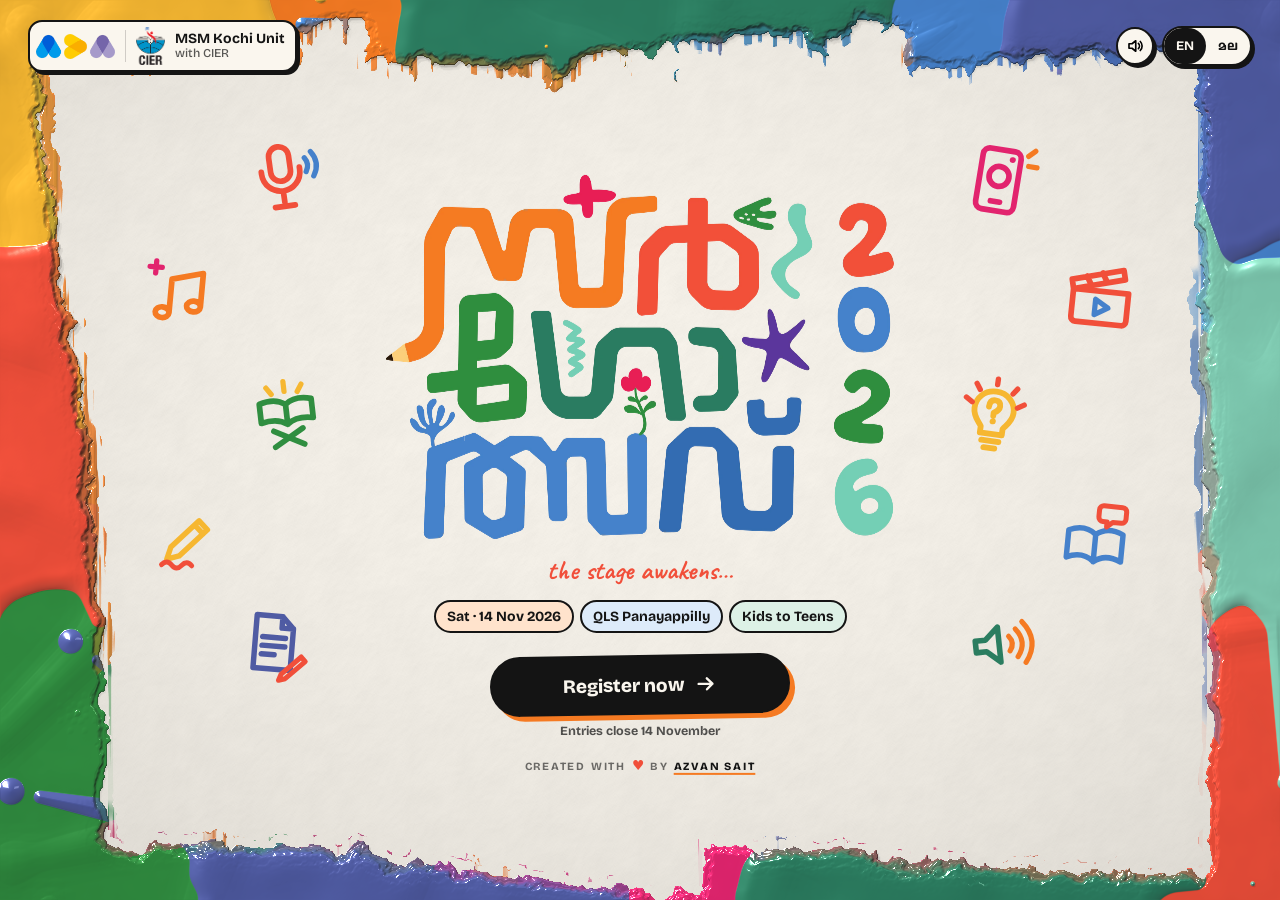
<file: index.html>
<!doctype html>
<html lang="en">
<head>
<meta charset="utf-8">
<meta name="viewport" content="width=device-width, initial-scale=1, viewport-fit=cover">
<title>Sargotsav 2026 · MSM Kochi Unit</title>
<meta name="description" content="Sargotsav 2026, the arts festival of MSM Kochi Unit with CIER. Saturday 14 November 2026 at QLS Panayappilly. Register by 14 November.">
<meta property="og:title" content="Sargotsav 2026 · MSM Kochi Unit">
<meta property="og:description" content="Sat 14 Nov 2026 · QLS Panayappilly · Kids to Teens. Entries close 14 November.">
<meta property="og:type" content="website">
<meta property="og:image" content="https://sargotsav-2026-kochi.vercel.app/assets/intro/og.jpg?v=2">
<meta name="twitter:card" content="summary_large_image">
<link rel="icon" href="assets/intro/favicon.png">
<link rel="apple-touch-icon" href="assets/intro/icon-192.png">
<meta name="theme-color" content="#F4EFE6">
<link rel="preconnect" href="https://fonts.googleapis.com">
<link rel="preconnect" href="https://fonts.gstatic.com" crossorigin>
<link href="https://fonts.googleapis.com/css2?family=Bricolage+Grotesque:opsz,wght@12..96,500;12..96,700;12..96,800&family=Baloo+Chettan+2:wght@500;700;800&family=Caveat:wght@600;700&display=swap" rel="stylesheet">
<link rel="stylesheet" href="assets/intro/intro.css?v=06b32c2c">
</head>
<body>
<canvas id="paint" aria-hidden="true"></canvas>
<div id="stage">
  <svg id="doodles" aria-hidden="true"></svg>
  <main class="hero" id="hero">
    <div class="logoWrap" id="logoWrap"><canvas id="logoCv" role="img" aria-label="Sargotsav 2026"></canvas></div>
    <div class="kicker" id="kicker" data-i18n="kicker">the stage awakens…</div>
    <div class="meta" id="meta">
      <span class="chip c1" data-i18n="date">Sat · 14 Nov 2026</span>
      <span class="chip c2" data-i18n="venue">QLS Panayappilly</span>
      <span class="chip c3" data-i18n="cats">Kids to Teens</span>
    </div>
    <div class="cta" id="cta">
      <a class="reg hit" id="reg" href="/register"><span data-i18n="reg">Register now</span>
        <svg viewBox="0 0 24 24" fill="none" stroke="currentColor" stroke-width="2.6" stroke-linecap="round" stroke-linejoin="round"><path d="M4 12h15M13 6l6 6-6 6"/></svg></a>
      <span class="due" data-i18n="due">Entries close 14 November</span>
      <p class="credit" id="credit">Created with <span class="heart" aria-hidden="true">♥</span><span class="sr">love</span> by <a class="hit" href="https://www.instagram.com/azvan.sait/" target="_blank" rel="noopener">Azvan Sait</a></p>
    </div>
  </main>
  <header class="top">
    <div class="badge" id="badge"><img class="msm" src="assets/intro/msm.webp" alt="MSM"><i class="sep" aria-hidden="true"></i><img class="cier" src="assets/intro/cier.webp" alt="CIER"><span class="org" data-i18n="org">MSM Kochi Unit<small>with CIER</small></span></div>
    <div class="ctrls">
      <button class="snd hit" id="snd" type="button" aria-label="Sound" aria-pressed="false">
        <svg viewBox="0 0 24 24" fill="none" stroke="currentColor" stroke-width="2.2" stroke-linecap="round" stroke-linejoin="round"><path d="M4 9h4l5-4v14l-5-4H4z"/><path id="sndOn" d="M16.5 8.5a5 5 0 0 1 0 7M19 6a8.5 8.5 0 0 1 0 12" opacity="0"/><path id="sndOff" d="M17 10l4 4M21 10l-4 4"/></svg>
      </button>
      <div class="pill hit" id="lang" role="group" aria-label="Language">
        <button type="button" data-lang="en" aria-pressed="true">EN</button>
        <button type="button" data-lang="ml" aria-pressed="false">മല</button>
      </div>
    </div>
  </header>
  <button class="skip hit" id="skip" type="button" data-i18n="skip">Skip intro</button>
</div>
<canvas id="fx" aria-hidden="true"></canvas>
<div class="tip" id="tip" role="tooltip"></div>
<div class="sheet" id="sheet" role="dialog" aria-modal="true" aria-labelledby="sheetT">
  <h3 id="sheetT" data-i18n="sheetT">Registration opens here</h3>
  <p data-i18n="sheetP">The form (category, items, age check) comes in the next step.</p>
  <button type="button" id="sheetClose" data-i18n="close">Close</button>
</div>

<script src="assets/intro/logo-data.js?v=528a282f"></script>
<script src="assets/intro/intro.js?v=ac02d4d3"></script>
</body>
</html>
</file>
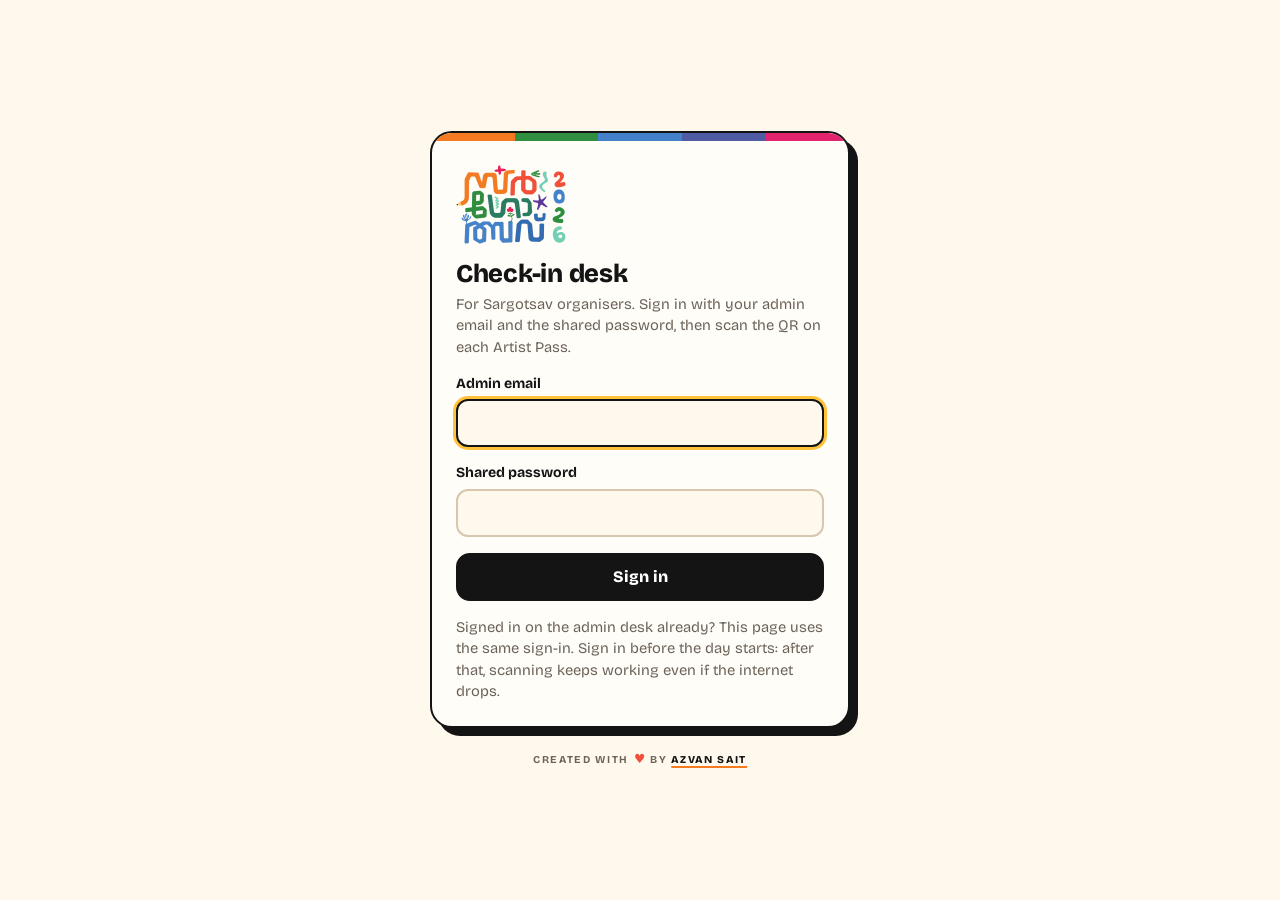
<file: checkin.html>
<!doctype html>
<html lang="en">
<head>
<meta charset="utf-8">
<meta name="viewport" content="width=device-width, initial-scale=1, viewport-fit=cover">
<title>Sargotsav Check-in</title>
<meta name="robots" content="noindex, nofollow">
<meta name="theme-color" content="#141414">
<link rel="icon" href="[data-uri]">
<link rel="preconnect" href="https://fonts.googleapis.com">
<link rel="preconnect" href="https://fonts.gstatic.com" crossorigin>
<link rel="stylesheet" href="https://fonts.googleapis.com/css2?family=Bricolage+Grotesque:opsz,wght@12..96,400;12..96,600;12..96,800&family=Caveat:wght@700&display=swap">
<!-- served from this site, so the desk never waits on a CDN at the venue -->
<script src="assets/vendor/supabase-js-2.45.4.min.js"></script>
<script src="assets/vendor/jsqr-1.4.0.min.js" defer></script>
<style>
/* Check-in desk: one-handed, phone first. Ink header, paper body, a big camera window,
   and one result card that says clearly: present, already in, or not found. */
:root{
  --paper:#FFF8EC; --desk:#fffdf8; --ink:#141414; --muted:#6b6358; --line:#e6dac6; --line2:#d6c7ae;
  --orange:#F57A22; --coral:#F14F3A; --green:#308E40; --teal:#2B7D60; --blue:#4581CB; --indigo:#4F5BA3; --mint:#9DD1C0; --magenta:#E2246E; --yellow:#FFC23A;
  --display:"Bricolage Grotesque",ui-sans-serif,system-ui,sans-serif; --hand:"Caveat","Comic Sans MS",cursive;
  color-scheme:light;
}
*{box-sizing:border-box}
[hidden]{display:none!important}
html,body{margin:0;min-height:100%}
body{background:var(--paper);color:var(--ink);font-family:var(--display);font-size:16px;line-height:1.45;-webkit-font-smoothing:antialiased}
button,input{font:inherit;color:inherit}
button{cursor:pointer}
:focus-visible{outline:3px solid var(--blue);outline-offset:2px}
.num{font-variant-numeric:tabular-nums}
.stripe{display:grid;grid-template-columns:repeat(5,1fr);height:8px}
.stripe i:nth-child(1){background:var(--orange)}.stripe i:nth-child(2){background:var(--green)}.stripe i:nth-child(3){background:var(--blue)}.stripe i:nth-child(4){background:var(--indigo)}.stripe i:nth-child(5){background:var(--magenta)}

.btn{border:2px solid var(--ink);border-radius:14px;padding:10px 18px;font-weight:800;background:var(--ink);color:#fff;display:inline-flex;gap:8px;align-items:center;justify-content:center;min-height:48px;text-decoration:none;white-space:nowrap}
.btn.block{width:100%}
.btn.ghost{background:var(--desk);color:var(--ink)}
.btn.go{background:var(--green);border-color:var(--green);font-size:1.1rem;min-height:58px}
.btn.yellow{background:var(--yellow);color:var(--ink)}
.btn.sm{min-height:38px;padding:6px 12px;font-size:.88rem;border-radius:11px;font-weight:700}
.btn[disabled]{opacity:.55;cursor:wait}
.alert{border-radius:12px;padding:10px 12px;font-weight:600;font-size:.92rem}
.alert.err{background:#fde8e5;color:#9d2a1c}
.fine{font-size:.82rem;color:var(--muted);margin:0}

/* gate */
.gate{min-height:100vh;display:grid;place-items:center;padding:24px max(16px,env(safe-area-inset-right,0px)) 24px max(16px,env(safe-area-inset-left,0px))}
.gate-card{width:min(420px,100%);background:var(--desk);border:2px solid var(--ink);border-radius:22px;overflow:hidden;box-shadow:8px 8px 0 var(--ink)}
.gate-body{padding:24px;display:grid;gap:16px}
.gate-body img{width:110px;height:auto}
.gate-body h1{margin:0;font-size:1.6rem;font-weight:800;letter-spacing:-.01em;line-height:1.1}
.gate-body p{margin:0;color:var(--muted);font-size:.92rem}
.field{display:grid;gap:5px}
.field label{font-weight:700;font-size:.88rem}
.field input,.search{border:2px solid var(--line2);border-radius:12px;padding:10px 12px;background:var(--paper);min-height:48px;width:100%;font-size:1rem}
.field input:focus,.search:focus{border-color:var(--ink);outline:none;box-shadow:0 0 0 3px var(--yellow)}

/* app */
.top{background:var(--ink);color:#f3ece0;position:sticky;top:0;z-index:5}
.top .bar{max-width:640px;margin:0 auto;display:flex;align-items:center;gap:12px;padding:10px max(16px,env(safe-area-inset-right,0px)) 10px max(16px,env(safe-area-inset-left,0px))}
.top .brand{display:grid;line-height:1.05}
.top .brand b{font-size:1.05rem;font-weight:800}
.top .brand span{font-family:var(--hand);color:var(--yellow);font-size:1.2rem}
.top .count{margin-left:auto;text-align:right;line-height:1.1}
.top .count b{font-size:1.35rem;font-weight:800;color:#fff}
.top .count span{display:block;font-size:.74rem;color:#b7ad9d}
.top .count em{font-style:normal;color:#8c8475;font-weight:700}
.top .count em i{font-style:normal}
.wrapx{max-width:640px;margin:0 auto;padding:16px max(16px,env(safe-area-inset-right,0px)) 40px max(16px,env(safe-area-inset-left,0px));display:grid;gap:16px}

.cam{position:relative;border-radius:22px;overflow:hidden;background:#1d1b18;aspect-ratio:1/1;max-height:62vh;width:100%;border:2px solid var(--ink)}
.cam video{position:absolute;inset:0;width:100%;height:100%;object-fit:cover}
.cam .frame{position:absolute;inset:16%;border-radius:20px;box-shadow:0 0 0 999px rgba(20,20,20,.38);pointer-events:none}
.cam .frame::before,.cam .frame::after{content:"";position:absolute;inset:-3px;border-radius:22px;border:4px solid var(--yellow);clip-path:polygon(0 0,28% 0,28% 6%,6% 6%,6% 28%,0 28%,0 72%,6% 72%,6% 94%,28% 94%,28% 100%,72% 100%,72% 94%,94% 94%,94% 72%,100% 72%,100% 28%,94% 28%,94% 6%,72% 6%,72% 0,100% 0,100% 100%,0 100%)}
.cam .frame::after{display:none}
.cam .idle{position:absolute;inset:0;display:grid;place-items:center;align-content:center;gap:14px;color:#f3ece0;text-align:center;padding:24px}
.cam .idle p{margin:0;color:#cfc6b6;max-width:30ch;font-size:.95rem}
.cam .hint{position:absolute;left:0;right:0;bottom:12px;text-align:center;color:#fff;font-weight:700;font-size:.9rem;text-shadow:0 1px 3px rgba(0,0,0,.6)}
.cam .stop{position:absolute;top:10px;right:10px;background:rgba(20,20,20,.7);color:#fff;border:0;border-radius:10px;padding:6px 10px;font-weight:700;font-size:.85rem}

.manual{display:flex;gap:8px}
.manual .search{flex:1;min-width:0}
.find{display:grid;gap:8px}
.matches{list-style:none;margin:0;padding:0;display:grid;gap:6px}
.matches button{width:100%;display:flex;align-items:center;gap:10px;text-align:left;background:#fff;border:1.5px solid var(--line);border-radius:12px;padding:10px 12px;min-height:52px}
.matches button:hover,.matches button:focus-visible{border-color:var(--ink)}
.matches .mn{flex:1;min-width:0;display:grid;line-height:1.2}
.matches .mn b{font-weight:700;overflow:hidden;text-overflow:ellipsis;white-space:nowrap}
.matches .mn small{color:var(--muted);font-size:.8rem}
.matches .st{font-size:.78rem;font-weight:800;border-radius:999px;padding:2px 9px;white-space:nowrap;background:#eef0f6;color:#3d4670}
.matches .st.in{background:#e6f2e8;color:#1f5f2b}
.matches mark{background:#ffe9a8;color:inherit;border-radius:3px;padding:0 1px}
.matches .none{color:var(--muted);font-size:.9rem;padding:4px 2px}

/* result card */
.res{background:var(--desk);border:2px solid var(--ink);border-radius:22px;overflow:hidden;box-shadow:6px 6px 0 var(--ink)}
.res .band{padding:12px 18px;font-weight:800;font-size:1.05rem;display:flex;align-items:center;gap:10px;color:#fff}
.res .band i{width:30px;height:30px;border-radius:50%;background:rgba(255,255,255,.22);display:grid;place-items:center;font-style:normal;font-size:1.05rem;flex:none}
.res.new .band{background:var(--blue)}
.res.ok .band{background:var(--green)}
.res.dup .band{background:var(--yellow);color:var(--ink)}
.res.dup .band i{background:rgba(20,20,20,.12)}
.res.nf .band{background:var(--coral)}
.res .body{padding:16px 18px 18px;display:grid;gap:12px}
.res .nm{font-family:var(--hand);font-size:2.3rem;line-height:.95;overflow-wrap:anywhere}
.res .meta{display:flex;flex-wrap:wrap;gap:8px;align-items:center}
.pill{display:inline-flex;align-items:center;gap:6px;border-radius:999px;padding:2px 10px 2px 8px;font-weight:700;font-size:.84rem;background:color-mix(in srgb,var(--c) 16%,#fff);color:#141414;border:1.5px solid color-mix(in srgb,var(--c) 55%,#fff)}
.pill::before{content:"";width:9px;height:9px;border-radius:50%;background:var(--c)}
.reg{font-weight:800;letter-spacing:.03em;font-size:1.05rem}
.evs{display:grid;gap:4px;margin:0;padding:0;list-style:none}
.evs li{display:flex;gap:8px;align-items:center;font-weight:600}
.evs li::before{content:"";width:10px;height:10px;border-radius:50%;background:var(--c,#999);flex:none}
.facts{display:grid;grid-template-columns:auto 1fr;gap:3px 14px;font-size:.92rem;margin:0}
.facts dt{color:var(--muted)}
.facts dd{margin:0;font-weight:600}
.facts a{color:inherit}
.res .acts{display:grid;gap:8px}
.res .row2{display:flex;gap:8px}
.res .row2 .btn{flex:1}
.res .when{font-weight:600}

.recent{display:grid;gap:8px}
.recent h3{margin:0;font-size:.85rem;text-transform:uppercase;letter-spacing:.08em;color:var(--muted)}
.recent ul{list-style:none;margin:0;padding:0;display:grid;gap:6px}
.recent li{display:flex;gap:10px;align-items:center;background:#fff;border:1.5px solid var(--line);border-radius:12px;padding:8px 12px;font-size:.92rem}
.recent li b{font-weight:700;flex:1;min-width:0;overflow:hidden;text-overflow:ellipsis;white-space:nowrap}
.recent li span{color:var(--muted);font-size:.82rem}
.foot{display:flex;justify-content:space-between;gap:10px;flex-wrap:wrap;align-items:center;font-size:.82rem;color:var(--muted);border-top:2px dashed var(--line);padding-top:14px}
.foot a{color:inherit}
@keyframes pop{from{transform:scale(.96);opacity:.4}}
.res.anim{animation:pop .25s ease-out}
@media (prefers-reduced-motion:reduce){*{animation:none!important}}

/* sync + quick controls */
.top .brand .net{font-family:var(--display);font-size:.74rem;color:#d9d0c1}
.net{display:inline-flex;align-items:center;gap:6px;font-size:.74rem;font-weight:700;color:#d9d0c1;white-space:nowrap}
.net i{width:8px;height:8px;border-radius:50%;background:var(--green);flex:none}
.net.wait i{background:var(--yellow)}
.net.off i{background:var(--coral)}
.tools{display:flex;gap:8px;align-items:center;flex-wrap:wrap}
.toggle{display:inline-flex;align-items:center;gap:8px;font-weight:700;font-size:.9rem;background:#fff;border:1.5px solid var(--line);border-radius:12px;padding:8px 12px;cursor:pointer;user-select:none}
.toggle input{width:20px;height:20px;accent-color:var(--green);margin:0}
.cam .torch{position:absolute;top:10px;left:10px;background:rgba(20,20,20,.7);color:#fff;border:0;border-radius:10px;padding:6px 10px;font-weight:700;font-size:.85rem}
.cam .torch[aria-pressed="true"]{background:var(--yellow);color:var(--ink)}
.has-res .cam{aspect-ratio:4/3;max-height:40vh}
.sync{font-size:.82rem;font-weight:700;color:var(--muted)}
.sync.wait{color:#8a5a00}
.res .facts{font-size:.86rem}
.banner{border-radius:12px;padding:10px 12px;font-weight:600;font-size:.9rem;background:#fff6dc;border:1.5px solid #f1d58a;color:#6d4a00}
/* creator credit */
.credit{margin:0;text-align:center;font:700 10.5px/1.5 "Bricolage Grotesque",system-ui,sans-serif;letter-spacing:.16em;text-transform:uppercase;color:var(--muted);-webkit-locale:"en"}
.credit .heart{color:var(--coral);font-size:1.2em;letter-spacing:0;margin:0 .1em;display:inline-block;animation:beat 2.4s ease-in-out infinite}
.credit .sr{position:absolute;width:1px;height:1px;overflow:hidden;clip:rect(0 0 0 0);white-space:nowrap}
.credit a{color:var(--ink);font-weight:800;text-decoration:underline;text-decoration-color:var(--orange);text-decoration-thickness:2px;text-underline-offset:3px;transition:color .15s,text-decoration-color .15s}
.credit a:hover,.credit a:focus-visible{color:var(--coral);text-decoration-color:var(--coral)}
@keyframes beat{0%,70%,100%{transform:scale(1)}78%{transform:scale(1.28)}86%{transform:scale(.96)}}
@media (prefers-reduced-motion:reduce){.credit .heart{animation:none}}
.gate{gap:22px;align-content:center}
.wrapx>.credit{padding-top:4px}
</style>
</head>
<body>

<section class="gate" id="gate" hidden>
  <form class="gate-card" id="loginForm" novalidate>
    <div class="stripe" aria-hidden="true"><i></i><i></i><i></i><i></i><i></i></div>
    <div class="gate-body">
      <img src="[data-uri]" alt="Sargotsav 2026">
      <div style="display:grid;gap:6px"><h1>Check-in desk</h1><p>For Sargotsav organisers. Sign in with your admin email and the shared password, then scan the QR on each Artist Pass.</p></div>
      <div class="field"><label for="em">Admin email</label><input id="em" type="email" autocomplete="username" required></div>
      <div class="field"><label for="pw">Shared password</label><input id="pw" type="password" autocomplete="current-password" required></div>
      <div class="alert err" id="loginErr" role="alert" hidden></div>
      <button class="btn block" type="submit" id="loginBtn">Sign in</button>
      <p class="fine">Signed in on the admin desk already? This page uses the same sign-in. Sign in before the day starts: after that, scanning keeps working even if the internet drops.</p>
    </div>
  </form>
  <p class="credit">Created with <span class="heart" aria-hidden="true">♥</span><span class="sr">love</span> by <a href="https://www.instagram.com/azvan.sait/" target="_blank" rel="noopener">Azvan Sait</a></p>
</section>

<div id="app" hidden>
  <header class="top">
    <div class="stripe" aria-hidden="true"><i></i><i></i><i></i><i></i><i></i></div>
    <div class="bar">
      <div class="brand"><b>Sargotsav check-in</b><span class="net" id="net"><i></i><b id="netText">Loading list…</b></span></div>
      <div class="count" aria-live="polite"><b class="num" id="nIn">0</b><em class="num"> / <i id="nAll">0</i></em><span>present</span></div>
    </div>
  </header>

  <main class="wrapx" id="wrap">
    <div class="banner" id="banner" hidden></div>
    <div class="cam" id="cam">
      <video id="video" playsinline muted autoplay hidden></video>
      <div class="frame" id="frame" hidden></div>
      <button class="torch" type="button" id="torch" aria-pressed="false" hidden>Torch</button>
      <button class="stop" type="button" id="stopCam" hidden>Stop camera</button>
      <div class="hint" id="camHint" hidden>Point at the QR on the pass</div>
      <div class="idle" id="camIdle">
        <svg width="54" height="54" viewBox="0 0 24 24" fill="none" stroke="#FFC23A" stroke-width="2" stroke-linecap="round" aria-hidden="true"><path d="M4 8V5a1 1 0 0 1 1-1h3M16 4h3a1 1 0 0 1 1 1v3M20 16v3a1 1 0 0 1-1 1h-3M8 20H5a1 1 0 0 1-1-1v-3"/><rect x="8" y="8" width="8" height="8" rx="1"/></svg>
        <button class="btn yellow" type="button" id="startCam">Start scanning</button>
        <p id="camMsg">Uses this phone's back camera. Nothing is recorded.</p>
      </div>
    </div>

    <div class="tools">
      <label class="toggle"><input type="checkbox" id="quick"> Mark present as soon as scanned</label>
    </div>

    <div class="find">
      <form class="manual" id="manual" autocomplete="off" role="search">
        <input class="search" id="code" type="search" enterkeyhint="search" autocapitalize="words" spellcheck="false" placeholder="Reg. no. or name, e.g. 42 or Ayisha" aria-label="Find by registration number or name" aria-controls="matches">
        <button class="btn" type="submit">Find</button>
      </form>
      <ul class="matches" id="matches" aria-label="Matching contestants" hidden></ul>
    </div>

    <div id="result" aria-live="assertive"></div>

    <section class="recent" id="recentBox" hidden>
      <h3>Checked in on this phone</h3>
      <ul id="recent"></ul>
    </section>

    <div class="foot">
      <span id="meEmail"></span>
      <span><a href="admin">Admin desk</a> · <button class="btn sm ghost" type="button" id="signout">Sign out</button></span>
    </div>
    <p class="credit">Created with <span class="heart" aria-hidden="true">♥</span><span class="sr">love</span> by <a href="https://www.instagram.com/azvan.sait/" target="_blank" rel="noopener">Azvan Sait</a></p>
  </main>
</div>

<script>
const SUPABASE_URL="https://frkcdmvezjrqybbifnod.supabase.co";
const SUPABASE_KEY="sb_publishable_o8Qqrd0GmPvTxCWPb9o7Nw_UW1KVlQe";
const ITEMS={"kids": [{"code": "kids_story_ml", "en": "Storytelling (Malayalam)", "ml": "കഥാ കഥനം (മലയാളം)", "icon": "talk"}, {"code": "kids_action_ml", "en": "Action Song (Malayalam)", "ml": "ആംഗ്യപ്പാട്ട് (മലയാളം)", "icon": "note"}, {"code": "kids_action_ar", "en": "Action Song (Arabic)", "ml": "ആംഗ്യപ്പാട്ട് (അറബി)", "icon": "note"}, {"code": "kids_rhyme_en", "en": "Nursery Rhyme (English)", "ml": "നഴ്സറി റൈം (ഇംഗ്ലീഷ്)", "icon": "note"}, {"code": "kids_convsong_ml", "en": "Conversational Song (Malayalam)", "ml": "സംഭാഷണ ഗാനം (മലയാളം)", "icon": "note"}, {"code": "kids_speech_ml", "en": "Speech (Malayalam)", "ml": "പ്രസംഗം (മലയാളം)", "icon": "mic"}, {"code": "kids_coloring", "en": "Coloring (Crayon)", "ml": "കളറിംഗ് (ക്രയോൺ)", "icon": "brush"}], "children": [{"code": "ch_dictation_ar", "en": "Dictation (Arabic)", "ml": "കേട്ടെഴുത്ത് (അറബി)", "icon": "pen"}, {"code": "ch_memory_ar", "en": "Memory Test (Arabic)", "ml": "ഓർമ പരിശോധന (അറബി)", "icon": "bulb"}, {"code": "ch_wordbuild_ar", "en": "Word Building (Arabic)", "ml": "പദ നിർമാണം (അറബി)", "icon": "pen"}, {"code": "ch_quiz", "en": "Quiz", "ml": "പ്രശ്നോത്തരി", "icon": "bulb"}, {"code": "ch_pencil", "en": "Pencil Drawing", "ml": "പെൻസിൽ ഡ്രോയിംഗ്", "icon": "pencil"}, {"code": "ch_story_ar", "en": "Storytelling (Arabic)", "ml": "കഥാകഥനം (അറബി)", "icon": "talk"}, {"code": "ch_tajweed", "en": "Tajweed", "ml": "തജ്‌വീദ്", "icon": "book"}, {"code": "ch_hifz", "en": "Hifz", "ml": "ഹിഫ്ദ്", "icon": "book"}, {"code": "ch_speech", "en": "Speech", "ml": "പ്രസംഗം", "icon": "mic"}, {"code": "ch_poem_ar", "en": "Poem Recitation (Arabic)", "ml": "പദ്യം ചൊല്ലൽ (അറബി)", "icon": "book"}, {"code": "ch_islamicsong", "en": "Islamic Song", "ml": "ഇസ്ലാമിക ഗാനം", "icon": "note"}], "subjunior": [{"code": "sj_wordgame_ar", "en": "Word Game (Arabic)", "ml": "പദകേളി (അറബി)", "icon": "bulb"}, {"code": "sj_sentence_ar", "en": "Sentence Making (Arabic)", "ml": "വാക്യരചന (അറബി)", "icon": "pen"}, {"code": "sj_pencil", "en": "Pencil Drawing", "ml": "പെൻസിൽ ഡ്രോയിംഗ്", "icon": "pencil"}, {"code": "sj_translation_ml", "en": "Translation to Malayalam", "ml": "വിവർത്തനം മലയാളത്തിലേക്ക്", "icon": "talk"}, {"code": "sj_quiz", "en": "Quiz", "ml": "പ്രശ്നോത്തരി", "icon": "bulb"}, {"code": "sj_tajweed", "en": "Tajweed", "ml": "തജ്‌വീദ്", "icon": "book"}, {"code": "sj_hifz", "en": "Hifz", "ml": "ഹിഫ്ദ്", "icon": "book"}, {"code": "sj_azan", "en": "Azan (Call to Prayer)", "ml": "ബാങ്ക് വിളി", "icon": "mic"}, {"code": "sj_speech_ml", "en": "Speech (Malayalam)", "ml": "പ്രസംഗം (മലയാളം)", "icon": "mic"}, {"code": "sj_speech_en", "en": "Speech (English)", "ml": "പ്രസംഗം (ഇംഗ്ലീഷ്)", "icon": "mic"}, {"code": "sj_poem_ar", "en": "Poem Recitation (Arabic)", "ml": "പദ്യം ചൊല്ലൽ (അറബി)", "icon": "book"}, {"code": "sj_mappila", "en": "Mappilappattu", "ml": "മാപ്പിളപ്പാട്ട്", "icon": "note"}, {"code": "sj_islamicsong_ml", "en": "Islamic Song (Malayalam)", "ml": "ഇസ്‌ലാമിക ഗാനം (മലയാളം)", "icon": "note"}, {"code": "sj_arabicsong", "en": "Arabic Song", "ml": "അറബി ഗാനം", "icon": "note"}], "junior": [{"code": "jr_quiz", "en": "Quiz", "ml": "പ്രശ്നോത്തരി", "icon": "bulb"}, {"code": "jr_essay_ml", "en": "Essay Writing (Malayalam)", "ml": "പ്രബന്ധം (മലയാളം)", "icon": "pen"}, {"code": "jr_tajweed", "en": "Tajweed", "ml": "തജ്‌വീദ്", "icon": "book"}, {"code": "jr_hifz", "en": "Hifz", "ml": "ഹിഫ്ദ്", "icon": "book"}, {"code": "jr_speech_ml", "en": "Speech (Malayalam)", "ml": "പ്രസംഗം (മലയാളം)", "icon": "mic"}, {"code": "jr_poem_ar", "en": "Poem Recitation (Arabic)", "ml": "പദ്യം ചൊല്ലൽ (അറബി)", "icon": "book"}, {"code": "jr_photo", "en": "Photography (Mobile)", "ml": "ഫോട്ടോഗ്രാഫി (മൊബൈൽ)", "icon": "camera"}, {"code": "jr_islamicsong", "en": "Islamic Song", "ml": "ഇസ്ലാമിക ഗാനം", "icon": "note"}, {"code": "jr_mappila", "en": "Mappilappattu", "ml": "മാപ്പിളപ്പാട്ട്", "icon": "note"}, {"code": "jr_arabicsong", "en": "Arabic Song", "ml": "അറബി ഗാനം", "icon": "note"}, {"code": "jr_reel", "en": "Reel Making", "ml": "റീൽ നിർമാണം", "icon": "film"}], "teens": [{"code": "tn_essay_ml", "en": "Essay Writing (Malayalam)", "ml": "പ്രബന്ധം (മലയാളം)", "icon": "pen"}, {"code": "tn_essay_ar", "en": "Essay Writing (Arabic)", "ml": "പ്രബന്ധം (അറബി)", "icon": "pen"}, {"code": "tn_story_ml", "en": "Story Writing (Malayalam)", "ml": "കഥാരചന (മലയാളം)", "icon": "pen"}, {"code": "tn_poetry_ml", "en": "Poetry Writing (Malayalam)", "ml": "കവിത രചന (മലയാളം)", "icon": "pen"}, {"code": "tn_tajweed", "en": "Tajweed", "ml": "തജ്‌വീദ്", "icon": "book"}, {"code": "tn_speech_ml", "en": "Speech (Malayalam)", "ml": "പ്രസംഗം (മലയാളം)", "icon": "mic"}, {"code": "tn_islamicsong", "en": "Islamic Song", "ml": "ഇസ്ലാമിക ഗാനം", "icon": "note"}, {"code": "tn_reel", "en": "Reel Making", "ml": "റീൽ നിർമാണം", "icon": "film"}, {"code": "tn_photo", "en": "Photography (Mobile)", "ml": "ഫോട്ടോഗ്രാഫി (മൊബൈൽ)", "icon": "camera"}, {"code": "tn_poster", "en": "Digital Poster Making", "ml": "ഡിജിറ്റൽ പോസ്റ്റർ നിർമാണം", "icon": "screen"}, {"code": "tn_calligraphy_ar", "en": "Calligraphy (Arabic)", "ml": "കാലിഗ്രാഫി അറബിക്", "icon": "pencil"}]};
const CATS=[["kids","Kids","#F57A22"],["children","Children","#308E40"],["subjunior","Sub-Junior","#4581CB"],["junior","Junior","#4F5BA3"],["teens","Teens","#E2246E"]];
const CN=Object.fromEntries(CATS.map(c=>[c[0],c[1]])), CC=Object.fromEntries(CATS.map(c=>[c[0],c[2]]));
const COLORS=["#FFC23A","#9DD1C0","#F57A22","#E2246E","#4581CB","#308E40","#F14F3A","#4F5BA3","#2B7D60"];
const EV={};for(const k in ITEMS)ITEMS[k].forEach((i,n)=>EV[i.code]={...i,cat:k,color:COLORS[n%COLORS.length]});
const COLS="id,reg_no,name,dob,gender,phone,category,items,checkin_token,checked_in_at,checked_in_by";
const $=s=>document.querySelector(s);
const sb=supabase.createClient(SUPABASE_URL,SUPABASE_KEY);
const ls={get(k,d){try{const v=localStorage.getItem(k);return v==null?d:JSON.parse(v)}catch(e){return d}},set(k,v){try{localStorage.setItem(k,JSON.stringify(v))}catch(e){}},del(k){try{localStorage.removeItem(k)}catch(e){}}};
const esc=s=>String(s??"").replace(/[&<>"']/g,c=>({"&":"&amp;","<":"&lt;",">":"&gt;",'"':"&quot;","'":"&#39;"}[c]));
const div=r=>CN[r.category]+((r.category==="junior"||r.category==="teens")?(r.gender==="boy"?" Boys":" Girls"):"");
const fmtTime=t=>new Date(t).toLocaleTimeString("en-IN",{hour:"numeric",minute:"2-digit",timeZone:"Asia/Kolkata"});
const fmtT=t=>new Date(t).toLocaleString("en-IN",{day:"numeric",month:"short",hour:"numeric",minute:"2-digit",timeZone:"Asia/Kolkata"});
const fmtD=d=>{const [y,m,dd]=d.split("-");return `${dd}/${m}/${y}`};
const ageOn=dob=>{const d=new Date(dob+"T00:00:00");let a=2026-d.getFullYear();if(d.getMonth()>5||(d.getMonth()===5&&d.getDate()>1))a--;return a};
const regKey=c=>"SGV-"+String(parseInt(String(c).replace(/\D/g,""),10)).padStart(4,"0");

/* ---------- state ----------
   The whole contestant list lives on this phone (refreshed every 20 s), so a scan is answered
   instantly with no network wait. Marks go into a queue that is saved on the phone and sent in
   the background, retrying until the server confirms. The server keeps the first check-in, so
   two admins scanning the same pass can never double count. */
let me="", roster=new Map(), byToken=new Map(), byReg=new Map();
let queue=ls.get("sg_ci_queue",[]), recent=ls.get("sg_ci_recent",[]);
let shown=null, lastSync=0, syncing=false, online=navigator.onLine, refreshTimer=null, flushTimer=null, backoff=2000;

function index(){byToken.clear();byReg.clear();for(const r of roster.values()){if(r.checkin_token)byToken.set(r.checkin_token,r);byReg.set(r.reg_no,r)}}
function applyQueue(){for(const q of queue){const r=roster.get(q.id);if(!r)continue;
  if(q.undo){r.checked_in_at=null;r.checked_in_by=null}else if(!r.checked_in_at){r.checked_in_at=q.at;r.checked_in_by=me}r._pending=true}}
function saveLocal(){ls.set("sg_ci_roster",{me,at:lastSync,rows:[...roster.values()].map(({_pending,...r})=>r)});ls.set("sg_ci_queue",queue)}
function setRows(rows){const m=new Map();for(const r of rows)m.set(r.id,r);roster=m;applyQueue();index();counts()}

/* ---------- token from a scanned QR ---------- */
function codeFrom(text){
  const s=String(text||"").trim();
  const m=s.match(/[?&#]t=([A-Za-z0-9_-]{20,64})/)||s.match(/^SARGOTSAV:([A-Za-z0-9_-]{20,64})$/i)||s.match(/^([A-Za-z0-9_-]{20,64})$/);
  if(m)return m[1];
  if(/^(SGV-?)?\d{1,5}$/i.test(s))return s;
  return null;
}

/* ---------- auth (same flow and session as admin) ---------- */
async function boot(){
  const {data:{session}}=await sb.auth.getSession();
  if(!session){showGate();return}
  me=(session.user.email||"").toLowerCase();
  const cached=ls.get("sg_ci_roster",null);
  if(cached&&cached.me===me){lastSync=cached.at||0;setRows(cached.rows||[])}
  // offline with a saved list: keep working. Online: confirm this email is still an admin.
  if(navigator.onLine){
    const {data,error}=await sb.from("admins").select("email").eq("email",me);
    if(!error&&(!data||!data.length)){await signOutClean();showGate("This email isn't on the admin list.");return}
  }
  $("#gate").hidden=true;$("#app").hidden=false;$("#meEmail").textContent=me;
  renderRecent();renderNet();
  await refresh();flush();
  clearInterval(refreshTimer);refreshTimer=setInterval(()=>{if(!document.hidden)refresh()},20000);
  const t=new URLSearchParams(location.search).get("t");
  if(t){history.replaceState(null,"",location.pathname);const c=codeFrom(t);if(c)lookup(c,false)}
}
function showGate(msg){$("#gate").hidden=false;$("#app").hidden=true;$("#em").value=localStorage.getItem("sg_admin_email")||"";
  const e=$("#loginErr");e.hidden=!msg;if(msg)e.textContent=msg;($("#em").value?$("#pw"):$("#em")).focus()}
async function signOutClean(){stopCam();ls.del("sg_ci_roster");ls.del("sg_ci_recent");roster=new Map();index();await sb.auth.signOut()}
$("#loginForm").addEventListener("submit",async e=>{
  e.preventDefault();const err=$("#loginErr");err.hidden=true;
  const email=$("#em").value.trim().toLowerCase(),password=$("#pw").value;
  if(!email||!password){err.textContent="Enter your admin email and the shared password.";err.hidden=false;return}
  const b=$("#loginBtn");b.disabled=true;b.textContent="Checking…";
  try{
    const r=await fetch(SUPABASE_URL+"/functions/v1/admin-login",{method:"POST",headers:{"Content-Type":"application/json",apikey:SUPABASE_KEY,Authorization:"Bearer "+SUPABASE_KEY},body:JSON.stringify({email,password})});
    const j=await r.json().catch(()=>({}));
    if(!r.ok){err.textContent=r.status===429?"Too many wrong tries. Sign-in is locked for 15 minutes for this email.":
      r.status===401?"That email isn't an admin, or the password is wrong.":"Sign-in failed. Try again in a minute.";err.hidden=false;return}
    const {error}=await sb.auth.verifyOtp({token_hash:j.token_hash,type:"magiclink"});
    if(error){err.textContent="Sign-in failed: "+error.message;err.hidden=false;return}
    try{localStorage.setItem("sg_admin_email",email)}catch(x){}
    $("#pw").value="";await boot();
  }catch(x){err.textContent="Couldn't reach the server. Check your internet connection.";err.hidden=false}
  finally{b.disabled=false;b.textContent="Sign in"}
});
$("#signout").onclick=async()=>{
  if(queue.length&&!confirm(`${queue.length} check-in(s) haven't reached the server yet. Signing out now would lose them. Sign out anyway?`))return;
  queue=[];ls.set("sg_ci_queue",[]);await signOutClean();location.reload()};

/* ---------- sync ---------- */
async function refresh(){
  if(syncing)return;syncing=true;renderNet();
  try{
    const {data,error}=await sb.from("registrations").select(COLS).order("reg_no").range(0,9999);
    if(error)throw error;
    lastSync=Date.now();online=true;setRows(data||[]);saveLocal();
    if(shown){const r=roster.get(shown.id);if(r){shown=r;showPerson(r,shown._state==="ok"?"ok":null)}}
  }catch(e){online=false;if(/JWT|auth|401/i.test(String(e.message||e)))banner("Your sign-in has expired. Scans still work from the saved list; sign in again when you can.")}
  finally{syncing=false;renderNet()}
}
async function flush(){
  clearTimeout(flushTimer);
  while(queue.length){
    const q=queue[0];
    try{
      const {data,error}=await sb.rpc("checkin_mark",{p_id:q.id,p_undo:!!q.undo});
      if(error){
        const m=String(error.message||"");
        if(m.includes("not_found")){queue.shift();roster.delete(q.id);index();saveLocal();continue}
        if(m.includes("not_admin")){banner("This email was removed from the admin list. Check-ins on this phone can't be saved.");break}
        throw error;
      }
      queue.shift();online=true;backoff=2000;
      const r=roster.get(q.id);
      if(r){r.checked_in_at=data.checked_in_at;r.checked_in_by=data.checked_in_by;r._pending=queue.some(x=>x.id===q.id);
        if(data.already&&!q.undo){const mine=recent.find(x=>x.id===q.id);if(mine){mine.t=data.checked_in_at;mine.by=data.checked_in_by}}}
      saveLocal();counts();renderRecent();
      if(shown&&shown.id===q.id)showPerson(roster.get(q.id),shown._state);
    }catch(e){online=false;renderNet();flushTimer=setTimeout(flush,backoff);backoff=Math.min(backoff*2,30000);return}
  }
  renderNet();
}
addEventListener("online",()=>{online=true;backoff=2000;flush();refresh()});
addEventListener("offline",()=>{online=false;renderNet()});
document.addEventListener("visibilitychange",()=>{if(!document.hidden){flush();if(Date.now()-lastSync>10000)refresh()}});
function renderNet(){
  const n=$("#net"),t=$("#netText");if(!n)return;
  if(queue.length){n.className="net wait";t.textContent=online?`Saving ${queue.length}…`:`Offline · ${queue.length} to save`}
  else if(!online){n.className="net off";t.textContent=roster.size?"Offline · using saved list":"Offline"}
  else{n.className="net";t.textContent=syncing&&!lastSync?"Loading list…":lastSync?`Synced ${fmtTime(lastSync)}`:"Online"}
}
function counts(){let a=0,b=0;for(const r of roster.values()){a++;if(r.checked_in_at)b++}$("#nAll").textContent=a;$("#nIn").textContent=b}
function banner(m){const b=$("#banner");b.textContent=m;b.hidden=!m}

/* ---------- look up + mark ---------- */
async function lookup(code,fromCam){
  let r=/^(SGV-?)?\d{1,5}$/i.test(code)?byReg.get(regKey(code)):byToken.get(code);
  if(!r&&navigator.onLine){ // registered after the last refresh: ask the server once
    showBand("new","…","Looking up");
    try{const {data,error}=await sb.rpc("checkin_lookup",{p_code:code});if(error)throw error;
      if(data){await refresh();r=roster.get(data.id)||data}}catch(e){}
  }
  if(!r){showNotFound(code);buzz([80,60,80]);return}
  buzz(50);
  if(!r.checked_in_at&&$("#quick").checked){mark(r,false);return}
  showPerson(r,null);
}
function mark(r,undo){
  if(!undo&&r.checked_in_at){showPerson(r,"dup");return} // already in: nothing to send
  const at=new Date().toISOString();
  queue=queue.filter(q=>q.id!==r.id);queue.push({id:r.id,undo,at}); // the latest action for a person wins
  const state="ok";
  if(undo){r.checked_in_at=null;r.checked_in_by=null;recent=recent.filter(x=>x.id!==r.id)}
  else{r.checked_in_at=at;r.checked_in_by=me;recent=[{id:r.id,n:r.name,r:r.reg_no,t:at},...recent.filter(x=>x.id!==r.id)].slice(0,40);buzz([40,40,120])}
  r._pending=queue.some(q=>q.id===r.id);
  ls.set("sg_ci_recent",recent);saveLocal();counts();renderRecent();renderNet();
  showPerson(r,undo?null:state);
  flush();
  if(!undo&&state==="ok"&&stream)setTimeout(()=>{if(shown&&shown.id===r.id)resumeScan()},900);
}
function showBand(cls,icon,text){document.body.classList.add("has-res");$("#result").innerHTML=`<div class="res ${cls}"><div class="band"><i>${icon}</i>${esc(text)}</div></div>`}
function showNotFound(code){
  shown=null;document.body.classList.add("has-res");
  const typed=/^(SGV-?)?\d{1,5}$/i.test(code);
  $("#result").innerHTML=`<div class="res nf anim"><div class="band"><i>✕</i>No pass found</div><div class="body">
    <p style="margin:0">${typed?`There's no registration ${esc(regKey(code))}.`:"This QR isn't a Sargotsav pass, or the registration was deleted."}</p>
    <p class="fine">${navigator.onLine?"Ask for their reg. no. and type it above, or call 92499 99743.":"This phone is offline, so only contestants on the saved list can be found. Try again when the internet is back."}</p>
    <button class="btn ghost block" type="button" data-next>Scan next</button></div></div>`;
  wireNext();resumeLater();
}
function showPerson(r,state){
  const fresh=!shown||shown.id!==r.id;
  shown=r;document.body.classList.add("has-res");
  state=state||(r.checked_in_at?"dup":"new");shown._state=state;
  const band=state==="ok"?`<i>✓</i>Present · checked in`:state==="dup"?`<i>!</i>Already checked in`:`<i>?</i>Confirm attendance`;
  const evs=(r.items||[]).map(c=>{const e=EV[c];return `<li style="--c:${e?e.color:"#999"}">${esc(e?e.en:c)}</li>`}).join("");
  const sync=r._pending?`<span class="sync wait">${online?"Saving…":"Saved on this phone · will sync when online"}</span>`:(r.checked_in_at?`<span class="sync">✓ Saved</span>`:"");
  $("#result").innerHTML=`<div class="res ${state}${fresh?" anim":""}"><div class="band">${band}</div><div class="body">
    <div class="nm">${esc(r.name)}</div>
    <div class="meta"><span class="reg num">${esc(r.reg_no)}</span><span class="pill" style="--c:${CC[r.category]}">${esc(div(r))}</span>${sync}</div>
    <ul class="evs">${evs}</ul>
    <dl class="facts"><dt>Age</dt><dd>${ageOn(r.dob)} · born ${fmtD(r.dob)}</dd><dt>Phone</dt><dd><a href="tel:+91${esc(r.phone)}">${esc(r.phone)}</a></dd>
      ${r.checked_in_at?`<dt>Checked in</dt><dd class="when">${fmtT(r.checked_in_at)}${r.checked_in_by?` · ${esc(r.checked_in_by.split("@")[0])}`:""}</dd>`:""}</dl>
    <div class="acts">${state==="new"
      ?`<button class="btn go block" type="button" id="markBtn">✓ Mark present</button><button class="btn ghost block" type="button" data-next>Cancel</button>`
      :`<button class="btn block" type="button" data-next>Scan next</button><button class="btn sm ghost" type="button" id="undoBtn">Undo check-in</button>`}</div>
  </div></div>`;
  const mb=$("#markBtn");if(mb){mb.onclick=()=>mark(r,false);mb.focus({preventScroll:true})}
  const ub=$("#undoBtn");if(ub)ub.onclick=()=>{if(confirm(`Undo the check-in for ${r.name}?`))mark(r,true)};
  wireNext();
  if(state==="dup")resumeLater();
}
function wireNext(){document.querySelectorAll("[data-next]").forEach(b=>b.onclick=clearResult)}
function clearResult(){shown=null;$("#result").innerHTML="";document.body.classList.remove("has-res");$("#code").value="";$("#matches").hidden=true;if(stream)resumeScan()}
function resumeLater(){if(stream)setTimeout(()=>{if(stream&&!scanning)resumeScan(true)},1200)}
function renderRecent(){
  $("#recentBox").hidden=!recent.length;
  $("#recent").innerHTML=recent.map(x=>`<li><b>${esc(x.n)}</b><span class="num">${esc(x.r)}</span><span>${fmtTime(x.t)}</span></li>`).join("");
}
function buzz(p){try{navigator.vibrate&&navigator.vibrate(p)}catch(e){}}
const quickBox=$("#quick");quickBox.checked=ls.get("sg_ci_quick",false);quickBox.onchange=()=>ls.set("sg_ci_quick",quickBox.checked);

/* ---------- find by reg. no. or name (from the list on this phone, so it works offline) ---------- */
const norm=t=>String(t||"").toLowerCase().normalize("NFKD").replace(/[\u0300-\u036f]/g,"").replace(/[^a-z0-9\u0d00-\u0d7f ]+/g," ").replace(/\s+/g," ").trim();
function search(q){
  const n=norm(q);if(!n)return [];
  const digits=/^(sgv)?\s*\d{1,5}$/.test(n.replace(/-/g,""))?String(parseInt(n.replace(/\D/g,""),10)):null;
  const words=n.split(" ");
  const out=[];
  for(const r of roster.values()){
    let score=0;
    if(digits){const num=String(parseInt(r.reg_no.replace(/\D/g,""),10));if(num===digits)score=100;else if(num.startsWith(digits))score=40;else if(r.phone&&r.phone.endsWith(digits)&&digits.length>=4)score=30}
    else{const nm=norm(r.name);if(words.every(w=>nm.includes(w))){score=10+(nm.startsWith(words[0])?20:0)+(nm.split(" ").some(p=>p.startsWith(words[0]))?10:0)}}
    if(score)out.push([score,r]);
  }
  return out.sort((a,b)=>b[0]-a[0]||a[1].name.localeCompare(b[1].name)).slice(0,8).map(x=>x[1]);
}
function hi(name,q){const ws=norm(q).split(" ").filter(w=>w&&!/^\d+$/.test(w));let h=esc(name);
  for(const w of ws){const re=new RegExp("("+w.replace(/[.*+?^${}()|[\]\\]/g,"\\$&")+")","ig");h=h.replace(re,"<mark>$1</mark>")}return h}
function renderMatches(){
  const q=$("#code").value.trim(),ul=$("#matches");
  if(!q||(/^\d{1,2}$/.test(q))){ul.hidden=true;ul.innerHTML="";return} // 1–2 digits: wait for Find, too many partial hits
  const list=search(q);ul.hidden=false;
  ul.innerHTML=list.length?list.map(r=>`<li><button type="button" data-id="${esc(r.id)}"><span class="reg num">${esc(r.reg_no.replace("SGV-",""))}</span>
    <span class="mn"><b>${hi(r.name,q)}</b><small>${esc(div(r))}${r.phone?" · ••"+esc(r.phone.slice(-4)):""}</small></span>
    <span class="st${r.checked_in_at?" in":""}">${r.checked_in_at?"✓ In":"Not yet"}</span></button></li>`).join("")
    :`<li class="none">${roster.size?"No one matches. Check the spelling, or try the reg. no.":"The contestant list hasn't loaded yet. Connect to the internet once."}</li>`;
  ul.querySelectorAll("button[data-id]").forEach(b=>b.onclick=()=>pick(roster.get(b.dataset.id)));
}
function pick(r){if(!r)return;$("#matches").hidden=true;$("#code").blur();scanning=false;buzz(30);
  if(!r.checked_in_at&&$("#quick").checked){mark(r,false);return}
  showPerson(r,null);$("#result").scrollIntoView({behavior:"smooth",block:"start"})}
$("#code").addEventListener("input",renderMatches);
$("#manual").addEventListener("submit",e=>{e.preventDefault();const v=$("#code").value.trim();if(!v)return;
  const c=codeFrom(v);
  if(c){$("#matches").hidden=true;$("#code").blur();lookup(c,false);return}
  const list=search(v);
  if(list.length===1){pick(list[0]);return}
  renderMatches()});

/* ---------- camera ---------- */
// Android Chrome has a built-in QR reader (BarcodeDetector): fast and light. iPhones use jsQR on a
// small centre crop of each frame. The camera stays on between scans; the same pass is ignored for 5 s.
let stream=null, track=null, detector=null, scanning=false, lastText="", lastAt=0, wakeLock=null, torchOn=false;
const video=$("#video"), cv=document.createElement("canvas"), cx=cv.getContext("2d",{willReadFrequently:true});
async function startCam(){
  const msg=$("#camMsg");
  if(!window.isSecureContext||!navigator.mediaDevices||!navigator.mediaDevices.getUserMedia){msg.textContent="This browser can't open the camera here. Open the check-in page in Chrome or Safari, or type the reg. no. below.";return}
  $("#startCam").disabled=true;$("#startCam").textContent="Opening camera…";
  try{
    stream=await navigator.mediaDevices.getUserMedia({video:{facingMode:{ideal:"environment"},width:{ideal:1280},height:{ideal:720}},audio:false});
  }catch(e){
    $("#startCam").disabled=false;$("#startCam").textContent="Start scanning";
    msg.textContent=e.name==="NotAllowedError"?"Camera permission was refused. Tap the camera or lock icon in the address bar, allow the camera, then tap Start scanning again.":
      e.name==="NotReadableError"?"Another app is using the camera. Close it and try again.":"Couldn't open the camera: "+e.message;return}
  track=stream.getVideoTracks()[0];
  try{const c=track.getCapabilities?track.getCapabilities():{};
    if(c.focusMode&&c.focusMode.includes("continuous"))await track.applyConstraints({advanced:[{focusMode:"continuous"}]});
    $("#torch").hidden=!c.torch}catch(e){}
  video.srcObject=stream;await video.play().catch(()=>{});
  if(!detector&&"BarcodeDetector" in window){try{const f=await BarcodeDetector.getSupportedFormats();if(f.includes("qr_code"))detector=new BarcodeDetector({formats:["qr_code"]})}catch(e){}}
  video.hidden=false;$("#frame").hidden=false;$("#camHint").hidden=false;$("#stopCam").hidden=false;$("#camIdle").hidden=true;
  $("#startCam").disabled=false;$("#startCam").textContent="Start scanning";
  keepAwake();resumeScan();
}
function stopCam(){
  scanning=false;if(stream){stream.getTracks().forEach(t=>t.stop());stream=null;track=null}
  torchOn=false;$("#torch").setAttribute("aria-pressed","false");
  video.hidden=true;$("#frame").hidden=true;$("#camHint").hidden=true;$("#stopCam").hidden=true;$("#torch").hidden=true;$("#camIdle").hidden=false;
  if(wakeLock){wakeLock.release().catch(()=>{});wakeLock=null}
}
async function keepAwake(){try{if("wakeLock" in navigator&&!document.hidden)wakeLock=await navigator.wakeLock.request("screen")}catch(e){}}
function resumeScan(keepCard){if(!stream)return;scanning=true;$("#camHint").textContent="Point at the QR on the pass";if(!keepCard)window.scrollTo({top:0,behavior:"smooth"});requestAnimationFrame(tick)}
let busyFrame=false;
async function tick(){
  if(!scanning||!stream)return;
  if(video.readyState>=2&&!busyFrame){
    busyFrame=true;let text=null;
    try{
      if(detector){const r=await detector.detect(video);if(r.length)text=r[0].rawValue}
      else if(window.jsQR){const w=video.videoWidth,h=video.videoHeight,s=Math.min(w,h)*.8,sz=Math.min(420,Math.round(s));
        cv.width=sz;cv.height=sz;cx.drawImage(video,(w-s)/2,(h-s)/2,s,s,0,0,sz,sz);
        const r=jsQR(cx.getImageData(0,0,sz,sz).data,sz,sz,{inversionAttempts:"dontInvert"});if(r)text=r.data}
    }catch(e){}
    busyFrame=false;
    if(text&&!(text===lastText&&Date.now()-lastAt<5000)){
      lastText=text;lastAt=Date.now();scanning=false;$("#camHint").textContent="Got it";
      const c=codeFrom(text);
      if(c)await lookup(c,true);else{showNotFound(text);buzz([80,60,80])}
      return;
    }
  }
  setTimeout(()=>requestAnimationFrame(tick),detector?90:140);
}
$("#startCam").onclick=startCam;
$("#stopCam").onclick=stopCam;
$("#torch").onclick=async()=>{if(!track)return;torchOn=!torchOn;try{await track.applyConstraints({advanced:[{torch:torchOn}]})}catch(e){torchOn=false}$("#torch").setAttribute("aria-pressed",String(torchOn))};
document.addEventListener("visibilitychange",()=>{if(document.hidden&&stream)stopCam()});

if("serviceWorker" in navigator&&location.protocol==="https:")navigator.serviceWorker.register("sw.js").catch(()=>{});
boot();
</script>
</body>
</html>
</file>
<file: assets/intro/intro.css>
:root{
  --paper:#FAF6EE; --ink:#141414;
  --orange:#F57A22; --coral:#F14F3A; --green:#308E40; --teal:#2B7D60;
  --blue:#4581CB; --indigo:#4F5BA3; --mint:#7CC7AE; --magenta:#E2246E; --yellow:#F6B731;
}
*{box-sizing:border-box;margin:0;padding:0}
html,body{height:100%;background:#F4EFE6;color:var(--ink);overflow:hidden;overscroll-behavior:none}
body{font-family:"Bricolage Grotesque",system-ui,sans-serif;-webkit-tap-highlight-color:transparent;-webkit-user-select:none;user-select:none}
html[lang=ml] body{font-family:"Baloo Chettan 2","Bricolage Grotesque",sans-serif;-webkit-locale:"en";font-language-override:"dflt"}
canvas{display:block}
#paint{position:fixed;inset:0;width:100%;height:100%;touch-action:none}
#fx{position:fixed;inset:0;width:100%;height:100%;pointer-events:none;z-index:3}
#stage{position:fixed;inset:0;pointer-events:none;z-index:2}
#stage .hit{pointer-events:auto}
/* top bar */
.top{position:absolute;left:0;right:0;top:0;display:flex;justify-content:space-between;align-items:center;gap:8px;
  padding:max(12px,env(safe-area-inset-top)) 14px 0}
.badge{display:flex;align-items:center;gap:8px;background:var(--paper);border:2px solid var(--ink);border-radius:14px;
  padding:5px 10px 5px 6px;box-shadow:3px 3px 0 var(--ink);font-weight:700;font-size:12px;line-height:1.15;opacity:0}
.badge img{width:auto;display:block}.badge img.msm{height:19px}.badge img.cier{height:28px}
.badge .sep{width:1.5px;align-self:stretch;margin:3px 0;background:var(--ink);opacity:.18}
@media (max-width:400px){.badge .org{display:none}.badge{padding:6px 10px}}
.badge small{display:block;font-weight:500;font-size:10.5px;opacity:.7}
.ctrls{display:flex;gap:8px;align-items:center}
.pill{display:flex;background:var(--paper);border:2px solid var(--ink);border-radius:999px;box-shadow:3px 3px 0 var(--ink);overflow:hidden;opacity:0}
.pill button{border:0;background:transparent;font:700 13px/1 "Bricolage Grotesque","Baloo Chettan 2",sans-serif;padding:9px 12px;cursor:pointer;color:var(--ink);min-height:36px}
.pill{position:relative;isolation:isolate}
.pill::before{content:"";position:absolute;z-index:-1;top:0;bottom:0;left:0;width:var(--pw,50%);transform:translateX(var(--px,0px));background:var(--ink);border-radius:999px;transition:transform .42s cubic-bezier(.3,1.25,.4,1),width .42s cubic-bezier(.3,1.25,.4,1)}
.pill button{transition:color .3s}
.pill button[aria-pressed=true]{color:var(--paper)}
.snd{width:38px;height:38px;border-radius:50%;border:2px solid var(--ink);background:var(--paper);box-shadow:3px 3px 0 var(--ink);display:grid;place-items:center;cursor:pointer;opacity:0;padding:0}
.snd svg{width:18px;height:18px}
/* sound is on but the browser is waiting for a first tap: the speaker gently pulses */
.snd.wait{animation:sndwait 1.4s ease-in-out infinite}
@keyframes sndwait{0%,100%{transform:scale(1)}50%{transform:scale(1.16)}}
@media (prefers-reduced-motion:reduce){.snd.wait{animation:none}}
.skip{position:absolute;right:14px;bottom:max(14px,env(safe-area-inset-bottom));font:700 13px/1 "Bricolage Grotesque",sans-serif;
  background:rgba(250,246,238,.92);border:2px solid var(--ink);border-radius:999px;padding:10px 16px;cursor:pointer;color:var(--ink);
  box-shadow:3px 3px 0 var(--ink);transition:opacity .3s}
/* hero */
.hero{position:absolute;left:50%;top:50%;width:min(74vw,520px,calc((100vh - 350px)*1.39));width:min(74vw,520px,calc((100dvh - 350px)*1.39));min-width:min(64vw,230px);display:flex;flex-direction:column;align-items:center;text-align:center;transform:translate(-50%,-46%)}
@media (max-width:759px){.hero{transform:translate(-50%,-43%)}}
.logoWrap{position:relative;width:100%;aspect-ratio:1367/983}
#logoCv{position:absolute;inset:0;width:100%;height:100%}
.kicker{font:700 clamp(21px,5.6vw,27px)/1 Caveat,cursive;color:var(--coral);margin-top:clamp(10px,2vh,16px);opacity:0}
html[lang=ml] .kicker{font:700 clamp(15px,4.2vw,19px)/1.25 "Baloo Chettan 2",sans-serif;max-width:13em;text-wrap:balance}
.meta{margin-top:clamp(10px,2vh,16px);display:flex;flex-wrap:wrap;justify-content:center;gap:6px;opacity:0}
.chip{font-weight:700;font-size:13px;padding:6px 11px;border:2px solid var(--ink);border-radius:999px;background:var(--paper);white-space:nowrap}
.chip.c1{background:#FFE3CC}.chip.c2{background:#DDEBFA}.chip.c3{background:#DDF1E6}
.cta{margin-top:clamp(14px,2.6vh,22px);opacity:0;display:flex;flex-direction:column;align-items:center;gap:8px}
.reg{display:inline-flex;align-items:center;justify-content:center;gap:10px;min-width:min(80vw,300px);padding:17px 30px;
  border:2.5px solid var(--ink);border-radius:999px;background:var(--ink);color:var(--paper);text-decoration:none;
  font:800 19px/1 "Bricolage Grotesque","Baloo Chettan 2",sans-serif;cursor:pointer;
  box-shadow:5px 5px 0 var(--orange);transition:transform .15s,box-shadow .15s}
html[lang=ml] .reg{font-family:"Baloo Chettan 2",sans-serif}
.reg:hover{transform:translate(-2px,-2px);box-shadow:7px 7px 0 var(--coral)}
.reg:active{transform:translate(3px,3px);box-shadow:1px 1px 0 var(--coral)}
.reg svg{width:22px;height:22px}
.due{font-size:12.5px;font-weight:700;opacity:.72}
/* doodles */
#doodles{position:absolute;left:0;top:0;width:100%;height:100%;overflow:visible;pointer-events:none}
#doodles .dd{pointer-events:auto;cursor:pointer}
#doodles path,#doodles circle,#doodles rect{fill:none;stroke-linecap:round;stroke-linejoin:round}
.tip{position:fixed;left:0;top:0;z-index:5;min-width:150px;max-width:240px;background:var(--paper);border:2px solid var(--ink);border-radius:14px;
  box-shadow:4px 4px 0 var(--ink);padding:10px 12px;font-size:13px;line-height:1.3;opacity:0;transform:translateY(6px) scale(.96);
  transition:opacity .18s,transform .18s;pointer-events:none}
.tip.on{opacity:1;transform:none;pointer-events:auto}
.tip b{display:block;font-size:15px;margin-bottom:2px}
.tip span{display:block;opacity:.75;font-weight:600;font-size:12px}
.tip a{display:inline-block;margin-top:8px;font-weight:800;color:var(--ink)}
.tip small{display:block;margin-top:6px;font-size:10.5px;font-weight:600;opacity:.5;letter-spacing:.01em}
/* sheet */
.sheet{position:fixed;left:0;right:0;bottom:0;background:var(--paper);border-top:2.5px solid var(--ink);border-radius:22px 22px 0 0;
  padding:22px 20px max(22px,env(safe-area-inset-bottom));transform:translateY(105%);transition:transform .45s cubic-bezier(.2,.9,.2,1);
  z-index:6;text-align:center}
.sheet.open{transform:none}
.sheet h3{font-size:20px;margin-bottom:6px}
.sheet p{font-size:14px;opacity:.75;margin-bottom:14px}
.sheet button{font:700 14px/1 inherit;border:2px solid var(--ink);background:var(--paper);border-radius:999px;padding:10px 18px;cursor:pointer}
@media (min-width:760px){
  .top{padding:20px 28px 0}
  .badge{font-size:14px;gap:10px}.badge img.msm{height:25px}.badge img.cier{height:38px}.badge small{font-size:12px}
  .hero{width:min(40vw,600px,calc((100vh - 320px)*1.39));width:min(40vw,600px,calc((100dvh - 320px)*1.39));min-width:0}
  .chip{font-size:14px}
  .sheet{left:50%;right:auto;width:440px;margin-left:-220px}
}
@media (orientation:landscape) and (max-height:520px) and (min-width:560px){
  .hero{width:auto;min-width:0;display:grid;grid-template-columns:auto minmax(220px,250px);grid-template-areas:"logo kicker" "logo meta" "logo cta";
    align-content:center;align-items:center;column-gap:clamp(18px,4vw,40px);top:calc(50% + 24px);transform:translate(-50%,-50%)!important}
  .logoWrap{grid-area:logo;width:min(40vw,calc((100vh - 110px)*1.39))}
  .kicker{grid-area:kicker;align-self:end;margin-top:0}.meta{grid-area:meta;margin-top:10px}.cta{grid-area:cta;align-self:start;margin-top:14px}
  .reg{min-width:0;padding:14px 22px;font-size:17px}
  .top{padding:10px 16px 0}
}
/* creator credit: sits under "Entries close" on the white wall, no background */
.credit{margin-top:clamp(4px,1.2vh,10px);white-space:nowrap;font:700 10px/1.4 "Bricolage Grotesque",system-ui,sans-serif;letter-spacing:.16em;
  text-transform:uppercase;color:rgba(20,20,20,.6);-webkit-locale:"en"}
.credit .heart{color:var(--coral);font-size:1.25em;letter-spacing:0;margin:0 .1em;display:inline-block;animation:beat 2.4s ease-in-out infinite}
.credit .sr{position:absolute;width:1px;height:1px;overflow:hidden;clip:rect(0 0 0 0)}
.credit a{color:var(--ink);font-weight:800;text-decoration:underline;text-decoration-color:var(--orange);text-decoration-thickness:2px;text-underline-offset:3px;transition:color .15s,text-decoration-color .15s}
.credit a:hover,.credit a:focus-visible{color:var(--coral);text-decoration-color:var(--coral)}
@keyframes beat{0%,70%,100%{transform:scale(1)}78%{transform:scale(1.28)}86%{transform:scale(.96)}}
@media (prefers-reduced-motion:reduce){.credit .heart{animation:none}}
@media (min-width:760px){.credit{font-size:11px}}
</file>
